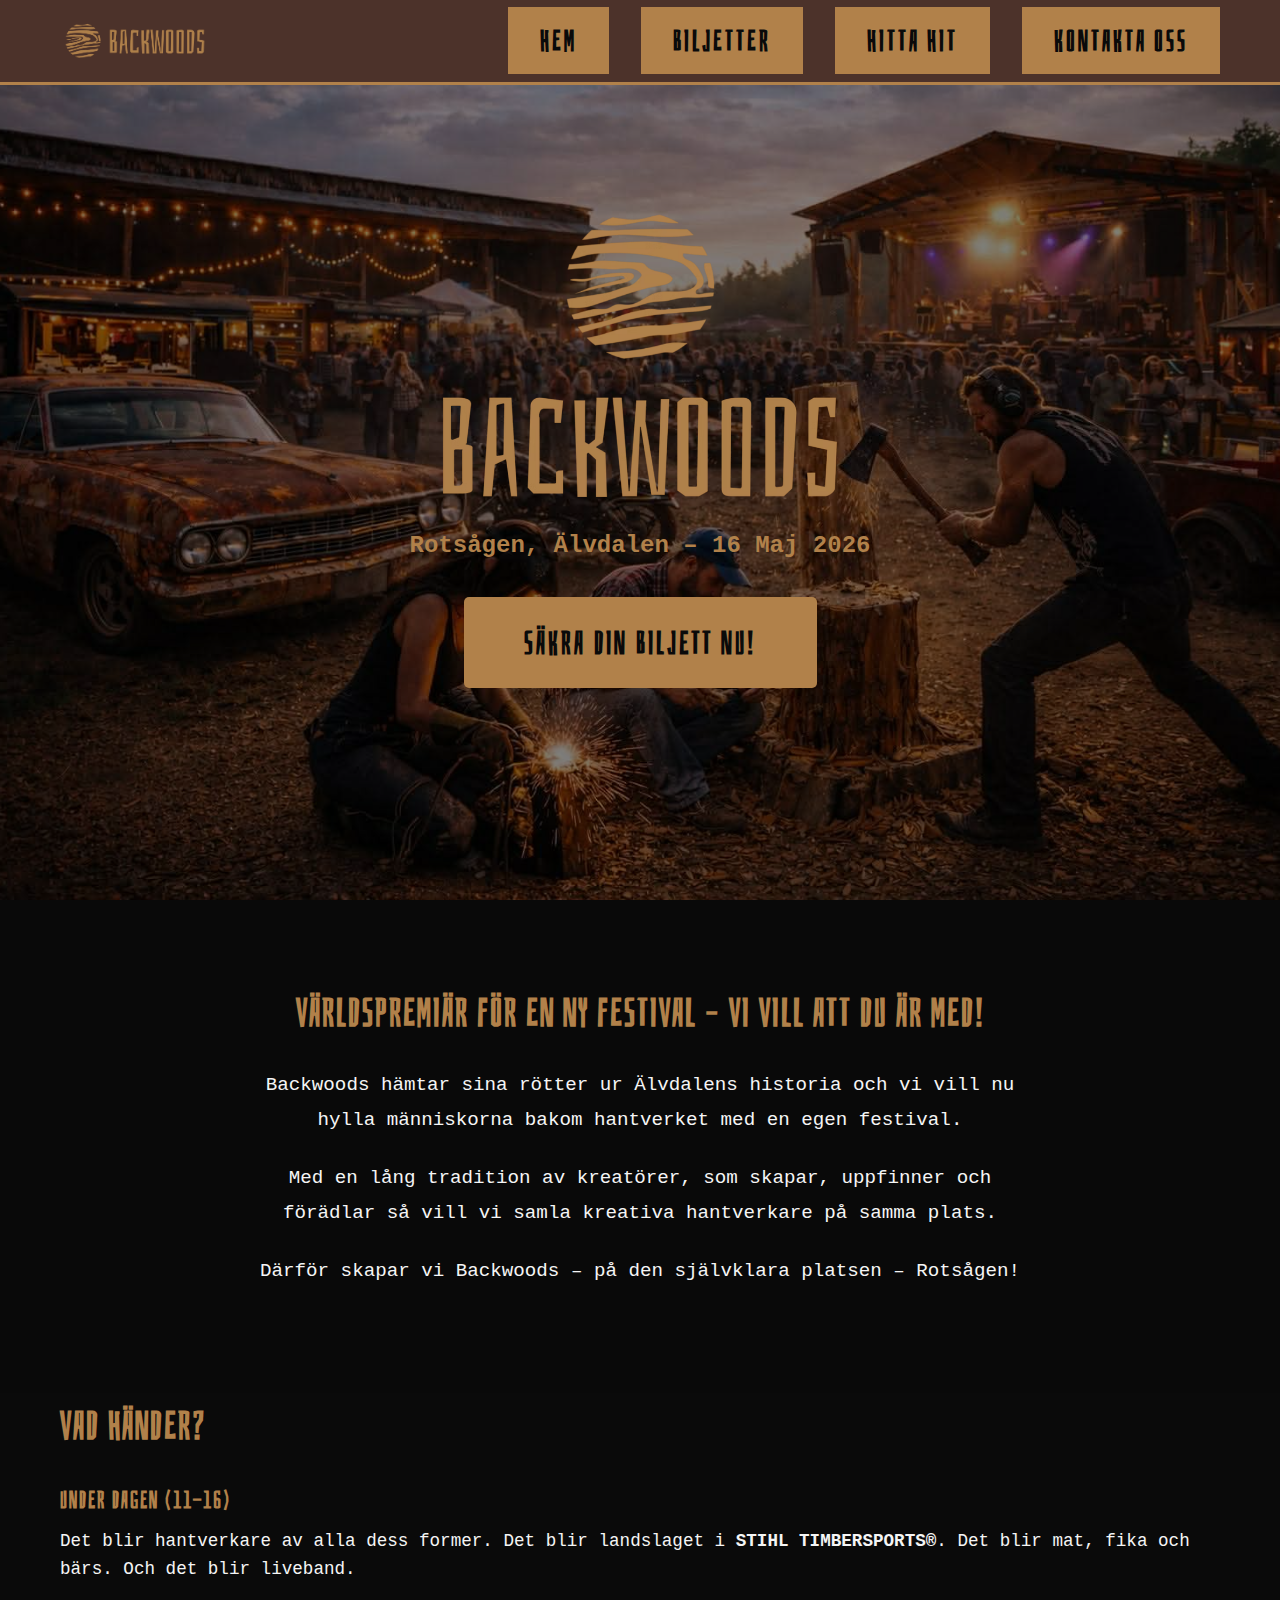
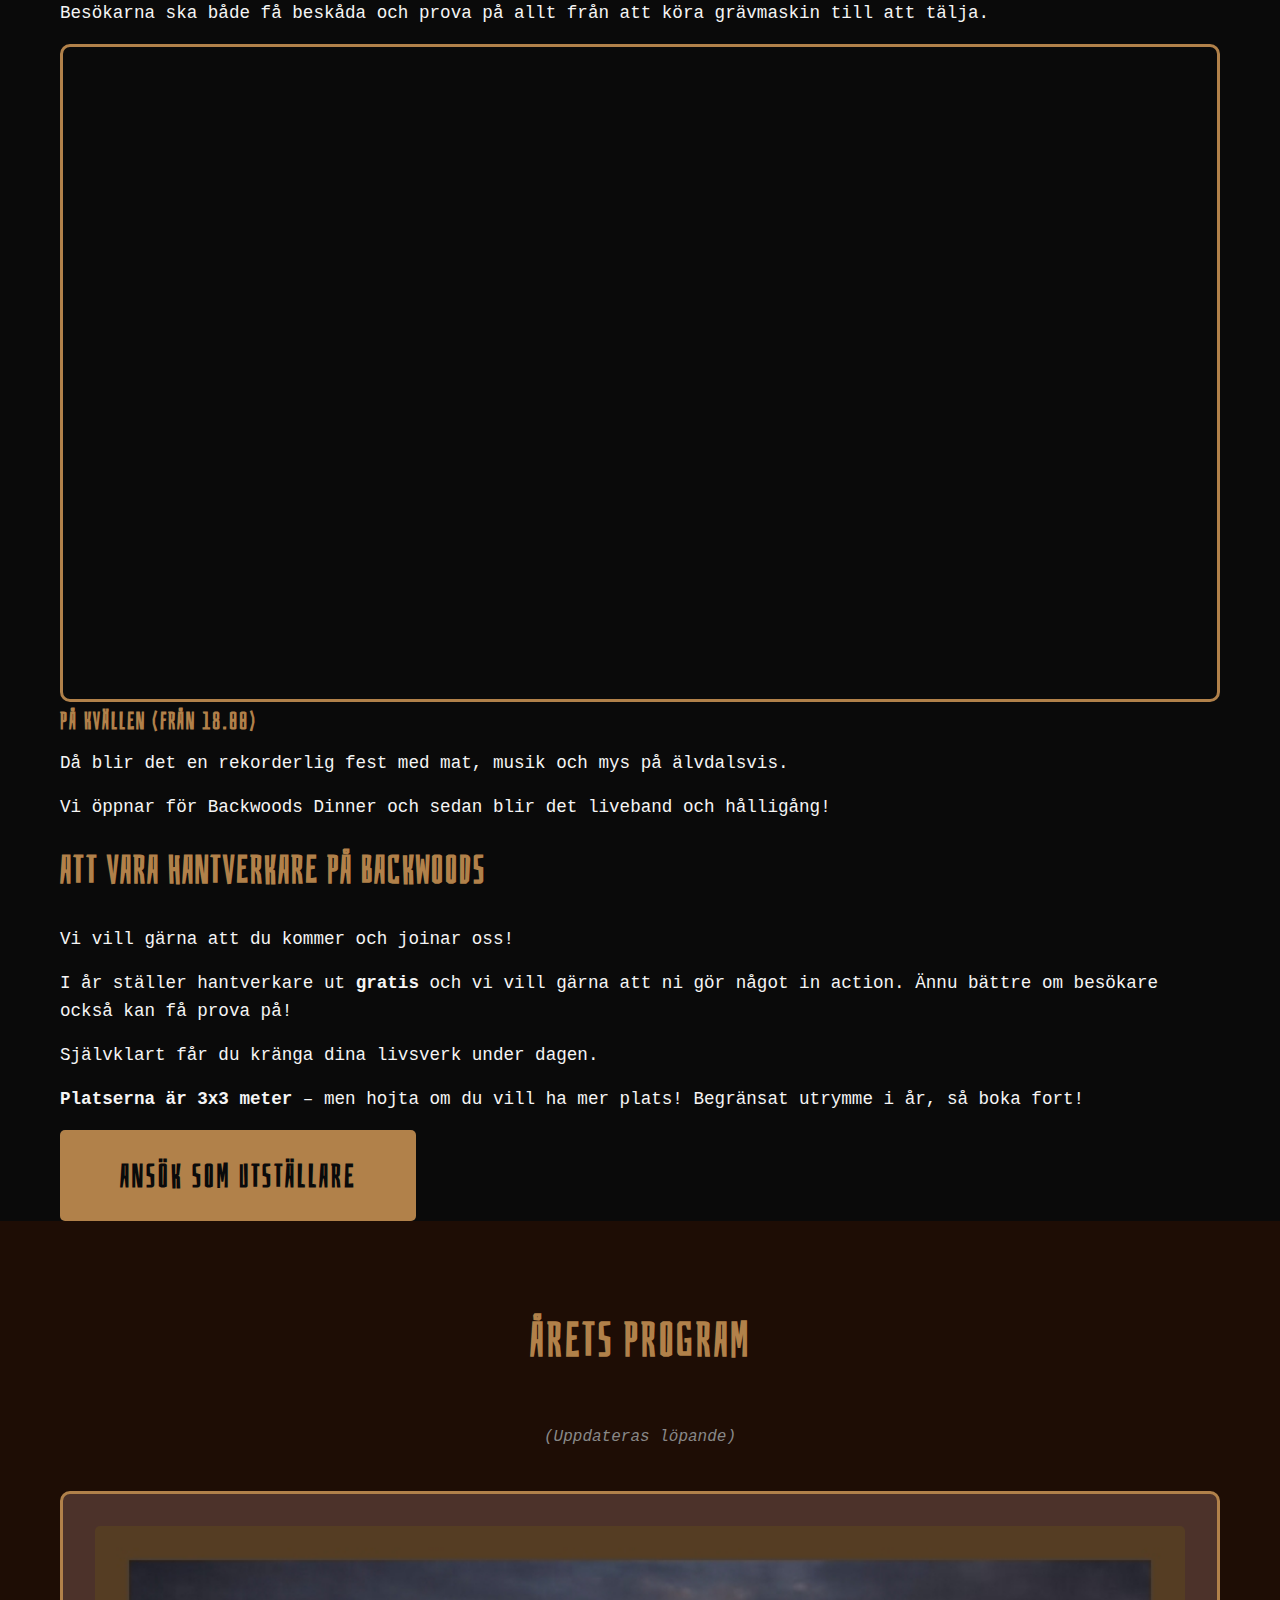
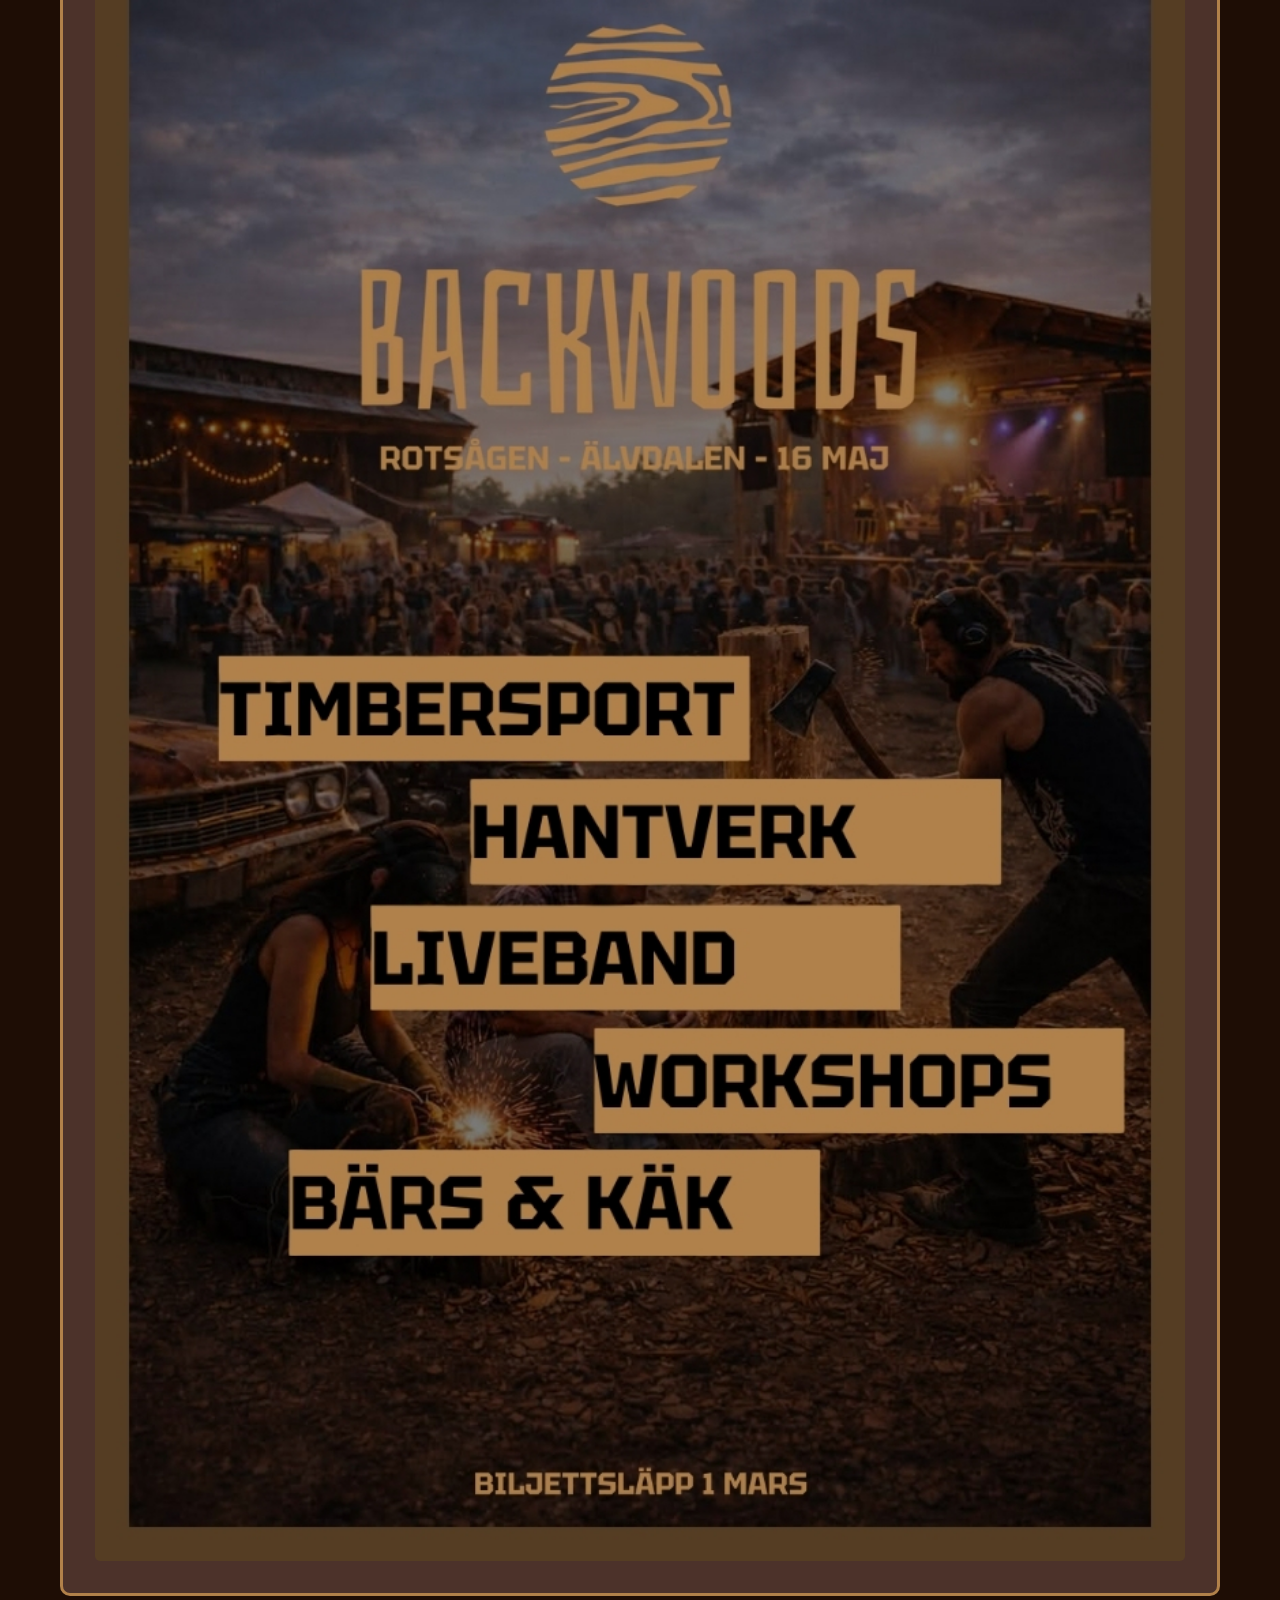
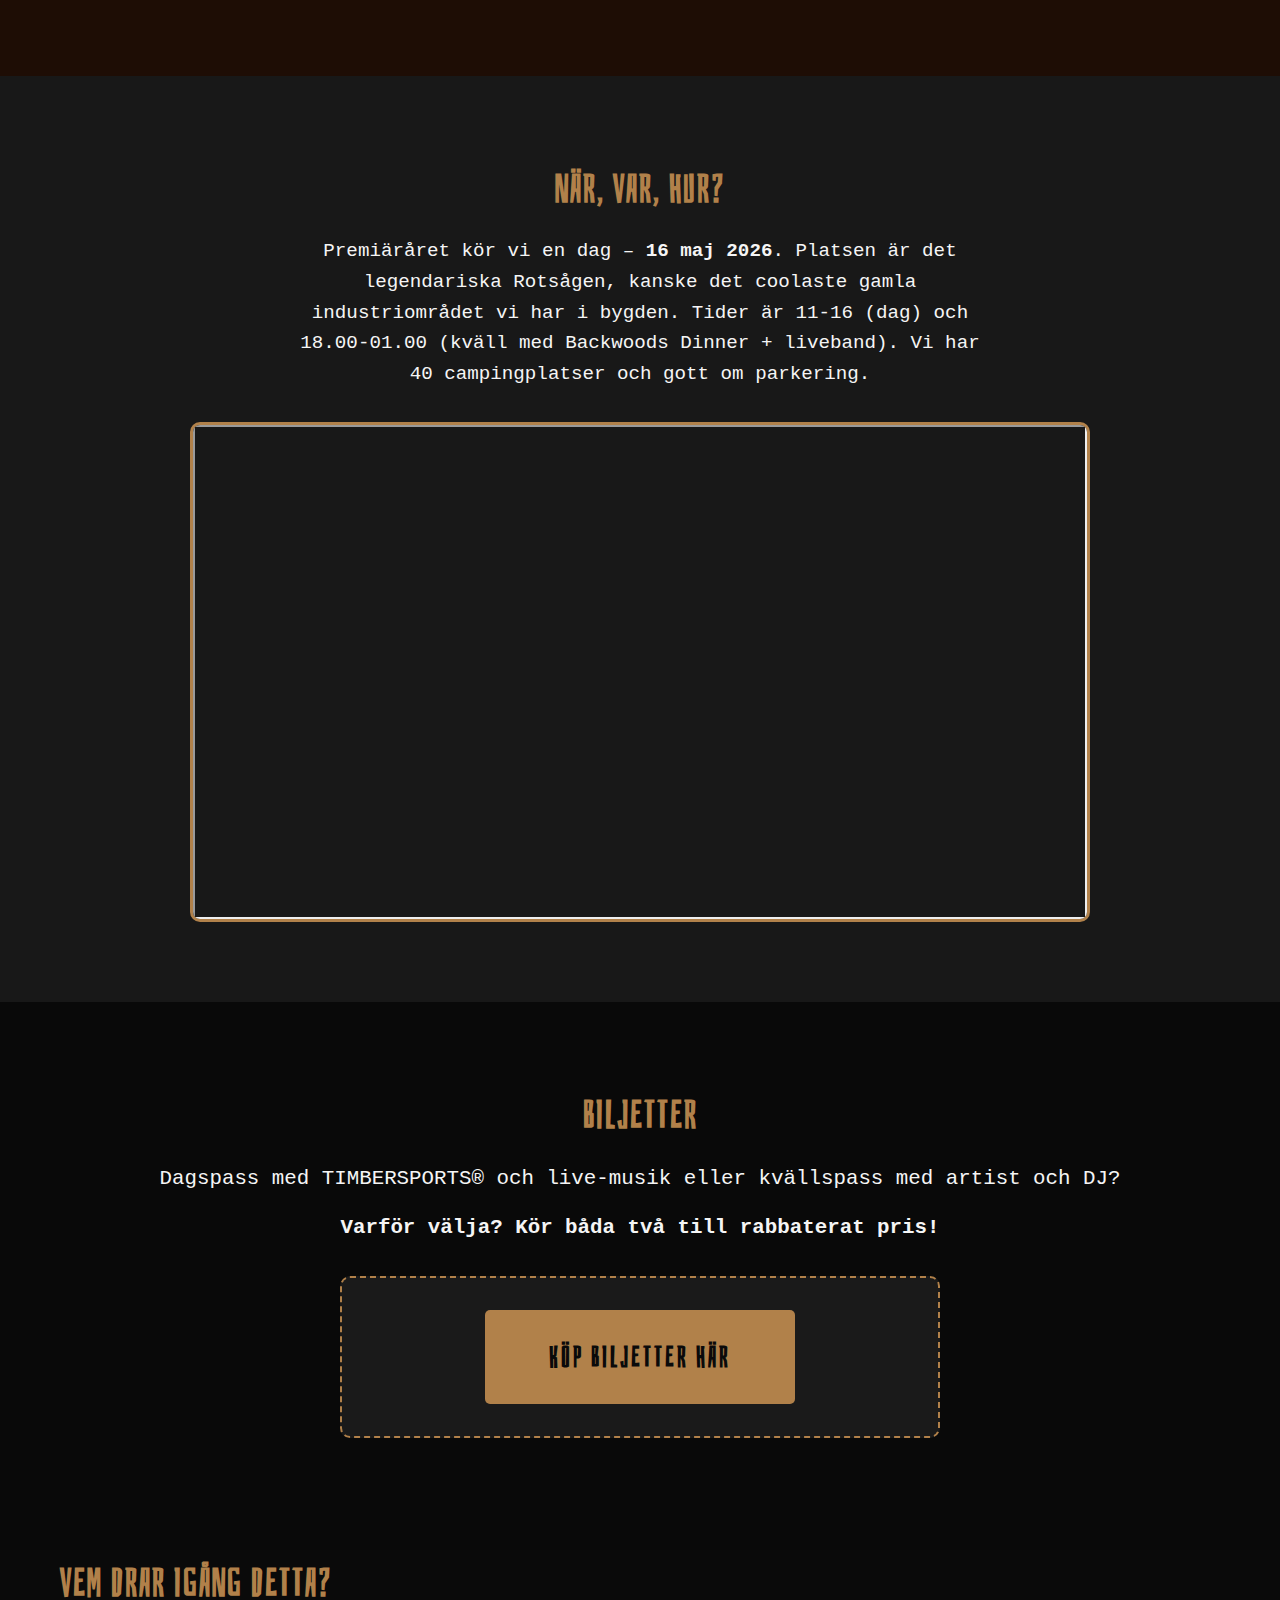
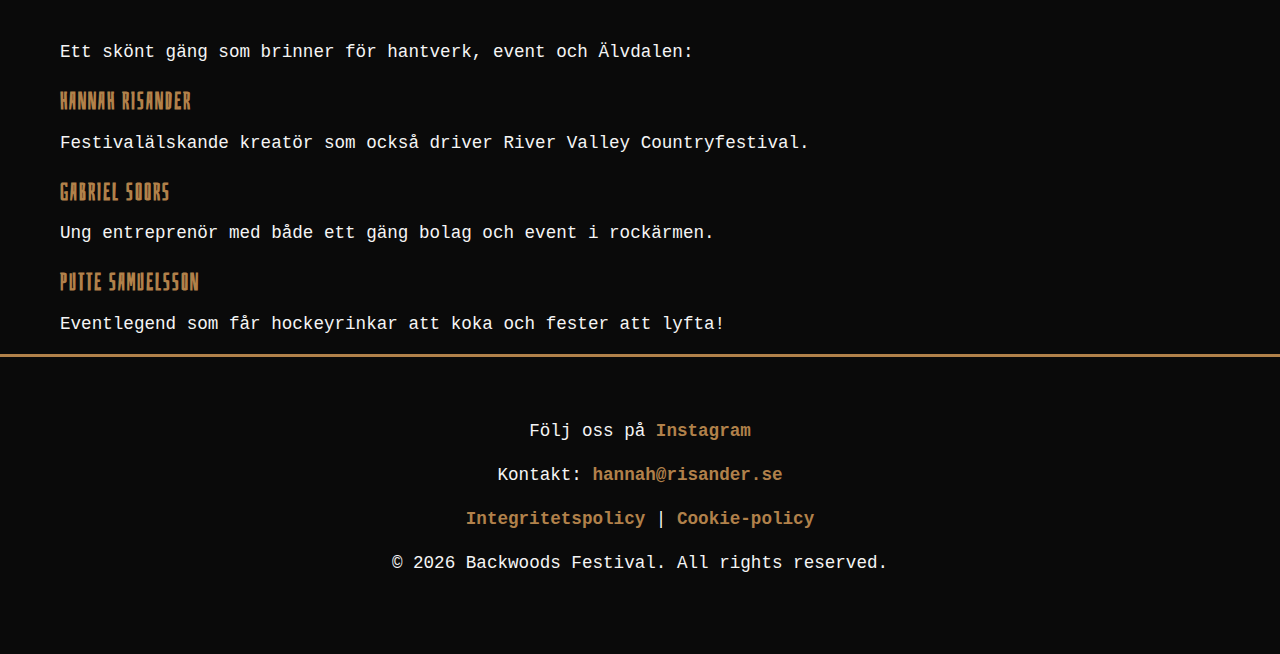
<file: index.html>
<!DOCTYPE html>
<html lang="sv">
<head>
    <meta charset="UTF-8">
    <meta name="viewport" content="width=device-width, initial-scale=1.0">
    
    <!-- Google tag (gtag.js) -->
    <script async src="https://www.googletagmanager.com/gtag/js?id=G-4Q9FT55M7K"></script>
    <script>
      window.dataLayer = window.dataLayer || [];
      function gtag(){dataLayer.push(arguments);}
      gtag('js', new Date());
      gtag('config', 'G-4Q9FT55M7K');
    </script>
    
    <!-- Google Fonts -->
    <link href="https://fonts.googleapis.com/css2?family=Bahianita&display=swap" rel="stylesheet">

    <!-- SEO Meta Tags -->
    <title>Backwoods Festival 2026 | Hantverk, Timbersport & Livemusik i Älvdalen, Dalarna</title>
    <meta name="description" content="Backwoods Festival 16 maj 2026 på Rotsågen i Älvdalen. En rå hyllning till hantverket med workshops, timbersport, liveband, mat, dryck och camping. Festivaler i Dalarna.">
    <meta name="keywords" content="Backwoods, festival Dalarna, festival Älvdalen, hantverk festival, timbersport, festivaler Sverige 2026, musikfestival, workshop">
    <meta name="author" content="Backwoods Festival">
    
    <!-- Open Graph (Facebook, LinkedIn) -->
    <meta property="og:title" content="Backwoods Festival 2026 – Älvdalen, Dalarna">
    <meta property="og:description" content="En rå hyllning till hantverket. 16 maj på Rotsågen.">
    <meta property="og:image" content="images/hero-1.jpg">
    <meta property="og:url" content="https://backwoodsfestival.se">
    <meta property="og:type" content="website">
    
    <!-- Twitter Card -->
    <meta name="twitter:card" content="summary_large_image">
    <meta name="twitter:title" content="Backwoods Festival 2026">
    <meta name="twitter:description" content="Hantverk, timbersport & livemusik i Älvdalen. 16 maj.">
    <meta name="twitter:image" content="images/hero-1.jpg">
    
    <!-- Favicon -->
    <link rel="icon" type="image/png" href="images/logo.png">
    
    <!-- Stylesheet -->
    <link rel="stylesheet" href="style.css">
    
    <!-- Schema.org Event Markup (Google Rich Results) -->
    <script type="application/ld+json">
    {
      "@context": "https://schema.org",
      "@type": "Event",
      "name": "Backwoods Festival",
      "startDate": "2026-05-16T10:00",
      "endDate": "2026-05-16T23:00",
      "eventAttendanceMode": "https://schema.org/OfflineEventAttendanceMode",
      "eventStatus": "https://schema.org/EventScheduled",
      "location": {
        "@type": "Place",
        "name": "Rotsågen",
        "address": {
          "@type": "PostalAddress",
          "streetAddress": "Rotsågen",
          "addressLocality": "Älvdalen",
          "addressRegion": "Dalarna",
          "addressCountry": "SE"
        }
      },
      "image": "images/hero-1.jpg",
      "description": "En rå hyllning till hantverket med workshops, timbersport, liveband, mat och dryck.",
      "organizer": {
        "@type": "Organization",
        "name": "Backwoods Festival",
        "url": "https://backwoodsfestival.se"
      }
    }
    </script>
</head>



<body>

    <!-- Fixed Background Layer -->
    <div class="fixed-background"></div>

    <!-- Navigation -->
    <nav id="navbar">
        <div class="nav-container">
            <img src="images/logo-header.png" alt="Backwoods Festival Logotyp" class="nav-logo">
            <button class="hamburger" id="hamburger">
                <span></span>
                <span></span>
                <span></span>
            </button>
            <ul class="nav-menu" id="nav-menu">
                <li><a href="#hem">Hem</a></li>
                <li><a href="#biljetter">Biljetter</a></li>
                <li><a href="#plats">Hitta hit</a></li>
                <li><a href="kontakt.html">Kontakta oss</a></li>
            </ul>
        </div>
    </nav>

    <!-- Hero Section -->
    <section id="hem" class="hero">
        <div class="hero-overlay"></div>
        <div class="hero-content">
            <img src="images/logo.png" alt="Backwoods Festival Logotyp - Rund Logga" class="hero-logo">
            <img src="images/logo-text.png" alt="Backwoods Festival 2026 - Hantverk och Timbersport i Älvdalen" class="hero-text-logo">
            <p class="hero-subtitle">Rotsågen, Älvdalen – 16 Maj 2026</p>
            <a href="#biljetter" class="cta-button">Säkra din biljett nu!</a>
        </div>
    </section>

    <!-- Om Section -->
    <section id="om" class="about">
        <div class="container">
            <h2>VÄRLDSPREMIÄR FÖR EN NY FESTIVAL – VI VILL ATT DU ÄR MED!</h2>
            <p>Backwoods hämtar sina rötter ur Älvdalens historia och vi vill nu hylla människorna bakom hantverket med en egen festival.</p>
            <p>Med en lång tradition av kreatörer, som skapar, uppfinner och förädlar så vill vi samla kreativa hantverkare på samma plats.</p>
            <p>Därför skapar vi Backwoods – på den självklara platsen – Rotsågen!</p>
        </div>
    </section>

    <!-- Vad Händer Section -->
    <section id="vad-hander" class="what-happens">
        <div class="container">
            <h2>VAD HÄNDER?</h2>
            
            <div class="happening-block">
                <h3>Under dagen (11-16)</h3>
                <p>Det blir hantverkare av alla dess former. Det blir landslaget i <strong>STIHL TIMBERSPORTS®</strong>. Det blir mat, fika och bärs. Och det blir liveband.</p>
                <p>Besökarna ska både få beskåda och prova på allt från att köra grävmaskin till att tälja.</p>
                
                <!-- TIMBERSPORTS Video -->
                <div class="timbersports-video">
                    <iframe src="https://www.youtube.com/embed/aJIvD0Ixoqg?autoplay=1&mute=1&loop=1&playlist=aJIvD0Ixoqg" title="STIHL TIMBERSPORTS®" frameborder="0" allow="accelerometer; autoplay; clipboard-write; encrypted-media; gyroscope; picture-in-picture; web-share" referrerpolicy="strict-origin-when-cross-origin" allowfullscreen></iframe>
                </div>
            </div>
            
            <div class="happening-block">
                <h3>På kvällen (från 18.00)</h3>
                <p>Då blir det en rekorderlig fest med mat, musik och mys på älvdalsvis.</p>
                <p>Vi öppnar för Backwoods Dinner och sedan blir det liveband och hålligång!</p>
            </div>
        </div>
    </section>

    <!-- För Hantverkare Section -->
    <section id="hantverkare" class="for-craftsmen">
        <div class="container">
            <h2>ATT VARA HANTVERKARE PÅ BACKWOODS</h2>
            <p>Vi vill gärna att du kommer och joinar oss!</p>
            <p>I år ställer hantverkare ut <strong>gratis</strong> och vi vill gärna att ni gör något in action. Ännu bättre om besökare också kan få prova på!</p>
            <p>Självklart får du kränga dina livsverk under dagen.</p>
            <p><strong>Platserna är 3x3 meter</strong> – men hojta om du vill ha mer plats! Begränsat utrymme i år, så boka fort!</p>
            <a href="mailto:hannah@risander.se?subject=Ansökan som utställare - Backwoods 2026&body=Hej!%0A%0AJag vill gärna ställa ut på Backwoods 2026!%0A%0ANamn:%0ATelefon:%0AE-post:%0A%0AVad jag gör/skapar:%0A%0AÖnskad platsstorlek (standard 3x3m):%0A%0AKommer ni göra något in action? Vad?:%0A%0AKan besökare prova på?:%0A%0AÖvrigt/Frågor:%0A%0A" class="cta-button">ANSÖK SOM UTSTÄLLARE</a>
        </div>
    </section>

    <!-- Program Section -->
    <section id="upplev" class="program">
        <div class="container">
            <h2>ÅRETS PROGRAM</h2>
            <p class="program-subtitle">(Uppdateras löpande)</p>
            <div class="program-image-container">
                <img src="images/program-backwoods-2026.jpg" alt="Backwoods Festival 2026 Program" class="program-image">
            </div>
        </div>
    </section>



    <!-- Plats Section -->
    <section id="plats" class="location">
        <div class="container">
            <h2>NÄR, VAR, HUR?</h2>
            <p>Premiäråret kör vi en dag – <strong>16 maj 2026</strong>. Platsen är det legendariska Rotsågen, kanske det coolaste gamla industriområdet vi har i bygden. Tider är 11-16 (dag) och 18.00-01.00 (kväll med Backwoods Dinner + liveband). Vi har 40 campingplatser och gott om parkering.</p>
            <div class="map-container">
                <iframe src="https://www.google.com/maps/embed?pb=!1m18!1m12!1m3!1d2130.5!2d14.037!3d61.261955!2m3!1f0!2f0!3f0!3m2!1i1024!2i768!4f13.1!3m3!1m2!1s0x0%3A0x0!2zNjHCsDE1JzQzLjAiTiAxNMKwMDInMTMuMiJF!5e0!3m2!1ssv!2sse!4v1234567890123!5m2!1ssv!2sse" allowfullscreen="" loading="lazy" referrerpolicy="no-referrer-when-downgrade"></iframe>
            </div>
        </div>
    </section>

    <!-- Biljetter Section -->
    <section id="biljetter" class="tickets">
        <div class="container">
            <h2>BILJETTER</h2>
            <p class="tickets-tagline">Dagspass med TIMBERSPORTS® och live-musik eller kvällspass med artist och DJ?</p>
            <p class="tickets-tagline"><strong>Varför välja? Kör båda två till rabbaterat pris!</strong></p>
            <div class="ticket-placeholder">
                <!-- Kwikk-integration läggs in här -->
                <a href="#" class="ticket-cta">KÖP BILJETTER HÄR</a>
            </div>
        </div>
    </section>

    <!-- Team Section -->
    <section id="team" class="team">
        <div class="container">
            <h2>VEM DRAR IGÅNG DETTA?</h2>
            <p>Ett skönt gäng som brinner för hantverk, event och Älvdalen:</p>
            
            <div class="team-grid">
                <div class="team-member">
                    <h3>Hannah Risander</h3>
                    <p>Festivalälskande kreatör som också driver River Valley Countryfestival.</p>
                </div>
                
                <div class="team-member">
                    <h3>Gabriel Soors</h3>
                    <p>Ung entreprenör med både ett gäng bolag och event i rockärmen.</p>
                </div>
                
                <div class="team-member">
                    <h3>Putte Samuelsson</h3>
                    <p>Eventlegend som får hockeyrinkar att koka och fester att lyfta!</p>
                </div>
            </div>
        </div>
    </section>

    <!-- Footer -->
    <footer>
        <div class="container">
            <p>Följ oss på <a href="https://www.instagram.com/backwoods_festival/" target="_blank" rel="noopener">Instagram</a></p>
            <p>Kontakt: <a href="mailto:hannah@risander.se">hannah@risander.se</a></p>
            <p><a href="integritet.html">Integritetspolicy</a> | <a href="cookies.html">Cookie-policy</a></p>
            <p>&copy; 2026 Backwoods Festival. All rights reserved.</p>
        </div>
    </footer>

    <!-- Cookie Banner -->
    <div id="cookie-banner" class="cookie-banner">
        <div class="cookie-content">
            <p>Vi använder cookies för att förbättra din upplevelse och analysera trafik. Genom att fortsätta använda sidan godkänner du vår användning av cookies.</p>
            <div class="cookie-buttons">
                <a href="cookies.html" class="cookie-link">Läs mer</a>
                <button id="accept-cookies" class="cookie-accept">Acceptera</button>
            </div>
        </div>
    </div>

    <!-- JavaScript -->
    <script src="script.js"></script>

</body>
</html>
</file>
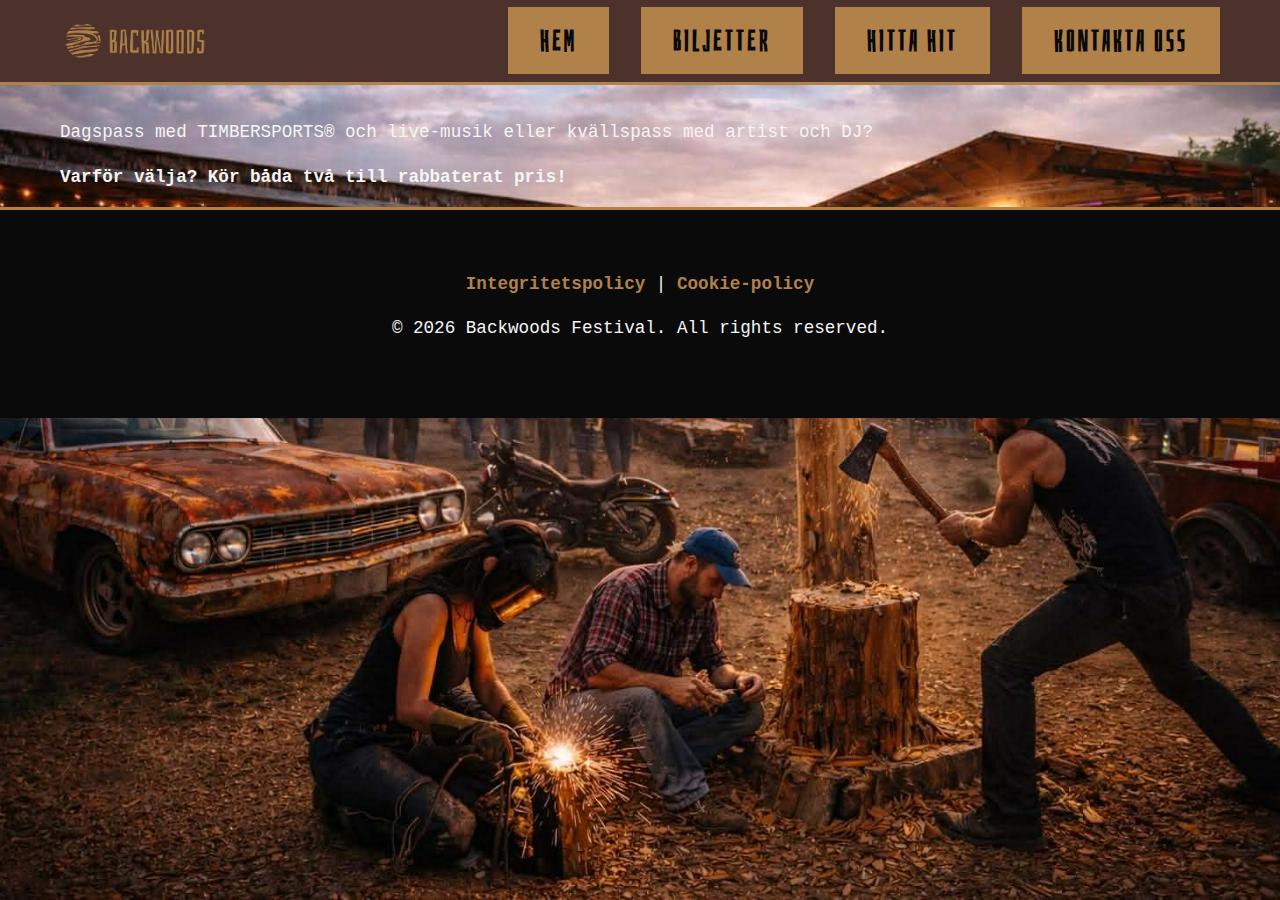
<file: biljetter.html>
<!DOCTYPE html>
<html lang="sv">
<head>
    <meta charset="UTF-8">
    <meta name="viewport" content="width=device-width, initial-scale=1.0">
    
    <!-- Google tag (gtag.js) -->
    <script async src="https://www.googletagmanager.com/gtag/js?id=G-4Q9FT55M7K"></script>
    <script>
      window.dataLayer = window.dataLayer || [];
      function gtag(){dataLayer.push(arguments);}
      gtag('js', new Date());
      gtag('config', 'G-4Q9FT55M7K');
    </script>
    
    <title>Biljetter | Backwoods Festival 2026</title>
    <meta name="description" content="Köp biljetter till Backwoods Festival 2026 i Älvdalen. Dagspass och kvällspass tillgängliga!">
    
    <link rel="icon" type="image/png" href="images/logo.png">
    <link href="https://fonts.googleapis.com/css2?family=Bahianita&display=swap" rel="stylesheet">
    <link rel="stylesheet" href="style.css">
</head>
<body>

    <!-- Fixed Background Layer -->
    <div class="fixed-background"></div>

    <!-- Navigation -->
    <nav id="navbar">
        <div class="nav-container">
            <a href="index.html">
                <img src="images/logo-header.png" alt="Backwoods Festival Logotyp" class="nav-logo">
            </a>
            <button class="hamburger" id="hamburger">
                <span></span>
                <span></span>
                <span></span>
            </button>
            <ul class="nav-menu" id="nav-menu">
                <li><a href="index.html#hem">Hem</a></li>
                <li><a href="biljetter.html">Biljetter</a></li>
                <li><a href="index.html#plats">Hitta hit</a></li>
                <li><a href="kontakt.html">Kontakta oss</a></li>
            </ul>
        </div>
    </nav>

    <!-- Biljetter Page -->
    <section class="tickets-page">
        <div class="container">
            <h1>BILJETTER</h1>
            <p class="tickets-intro">Dagspass med TIMBERSPORTS® och live-musik eller kvällspass med artist och DJ?</p>
            <p class="tickets-intro"><strong>Varför välja? Kör båda två till rabbaterat pris!</strong></p>
            
            <!-- Kwikk Ticket Widget -->
            <div class="kwikk-container">
                <script src="https://butik.kwikk.se/10094/backwoods-2026/kwikk.inline_mws.js"></script>
                <div id="kwikk_mws_10094_backwoods-2026"></div>
            </div>
        </div>
    </section>

    <!-- Footer -->
    <footer>
        <div class="container">
            <p><a href="integritet.html">Integritetspolicy</a> | <a href="cookies.html">Cookie-policy</a></p>
            <p>&copy; 2026 Backwoods Festival. All rights reserved.</p>
        </div>
    </footer>

    <!-- Cookie Banner -->
    <div id="cookie-banner" class="cookie-banner">
        <div class="cookie-content">
            <p>Vi använder cookies för att förbättra din upplevelse och analysera trafik. Genom att fortsätta använda sidan godkänner du vår användning av cookies.</p>
            <div class="cookie-buttons">
                <a href="cookies.html" class="cookie-link">Läs mer</a>
                <button id="accept-cookies" class="cookie-accept">Acceptera</button>
            </div>
        </div>
    </div>

    <script src="script.js"></script>

</body>
</html>
</file>
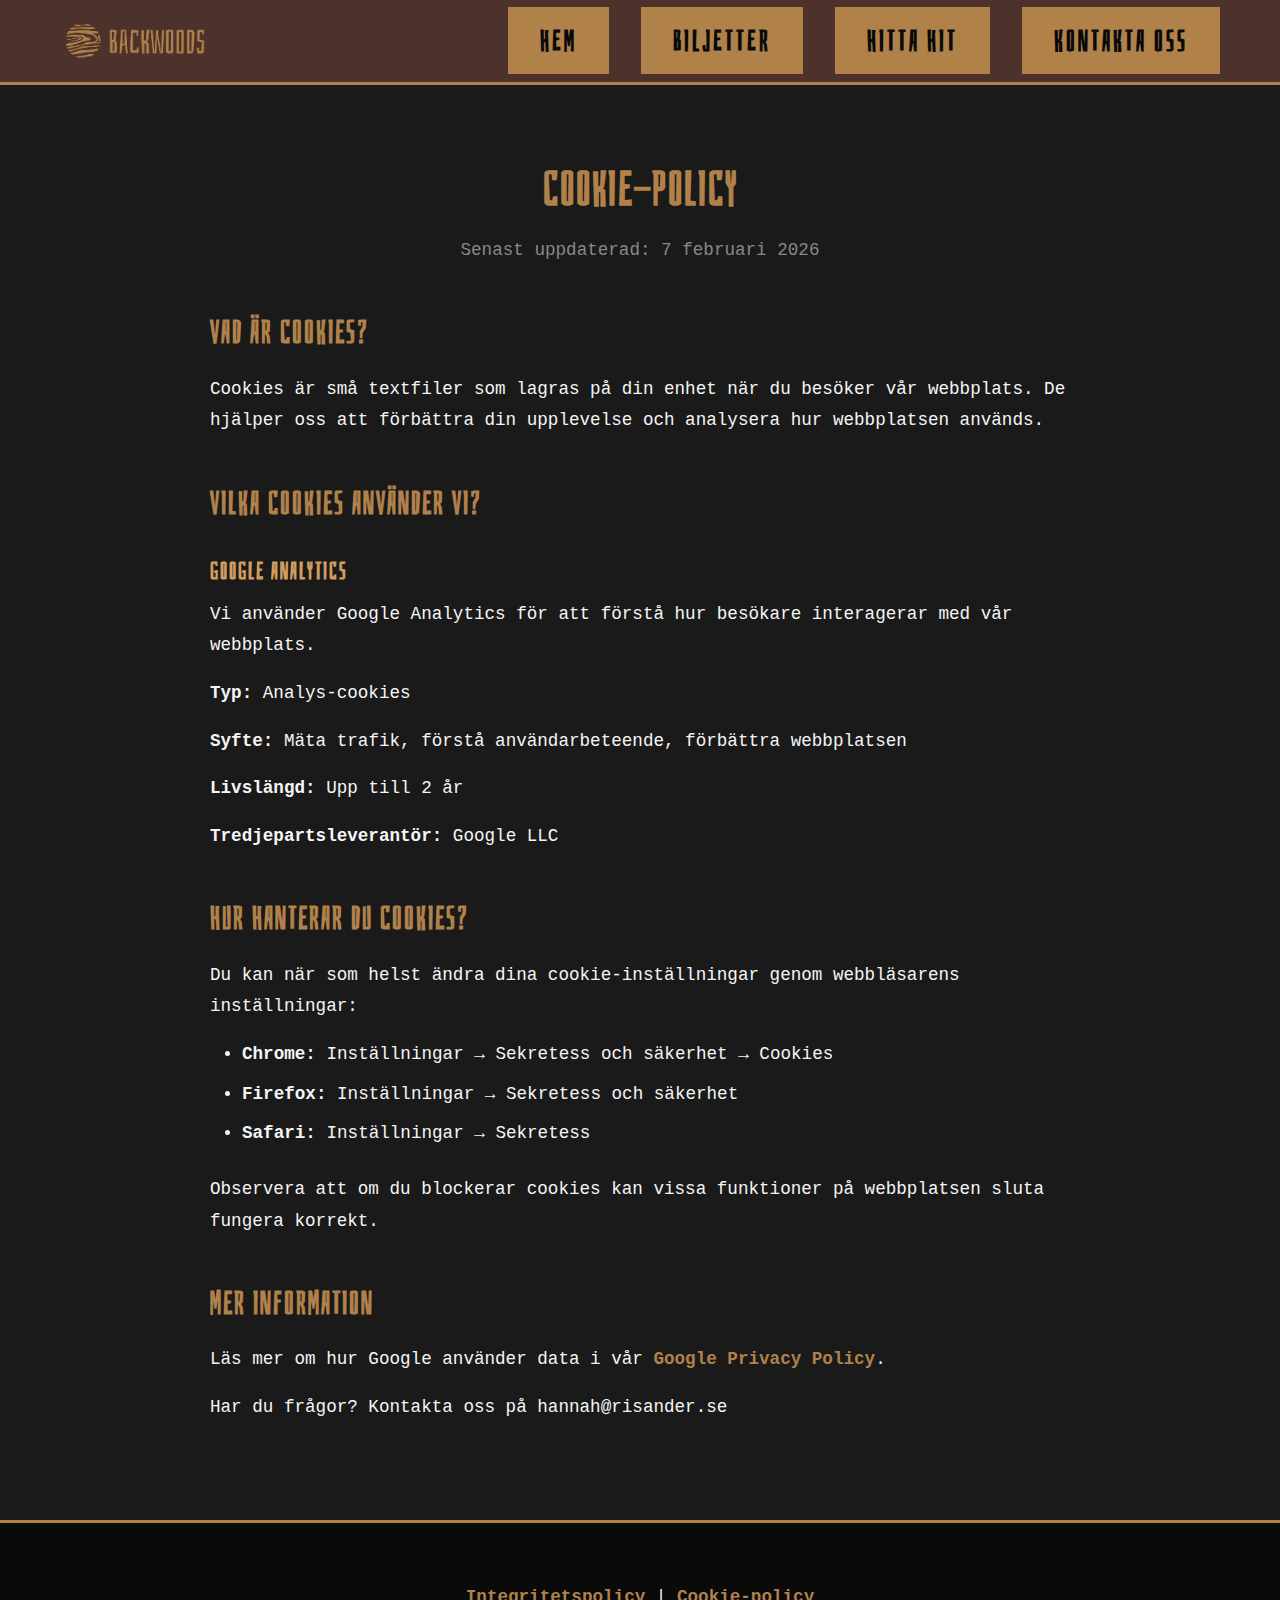
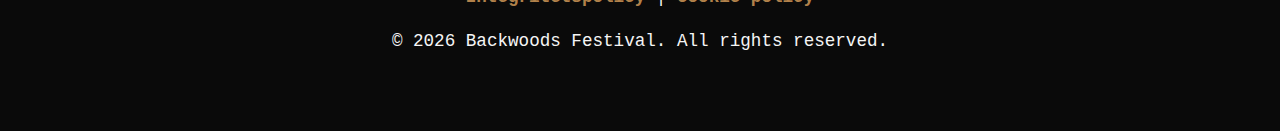
<file: cookies.html>
<!DOCTYPE html>
<html lang="sv">
<head>
    <meta charset="UTF-8">
    <meta name="viewport" content="width=device-width, initial-scale=1.0">
    
    <!-- Google tag (gtag.js) -->
    <script async src="https://www.googletagmanager.com/gtag/js?id=G-4Q9FT55M7K"></script>
    <script>
      window.dataLayer = window.dataLayer || [];
      function gtag(){dataLayer.push(arguments);}
      gtag('js', new Date());
      gtag('config', 'G-4Q9FT55M7K');
    </script>
    
    <title>Cookie-policy | Backwoods Festival</title>
    <link rel="icon" type="image/png" href="images/logo.png">
    <link href="https://fonts.googleapis.com/css2?family=Bahianita&display=swap" rel="stylesheet">
    <link rel="stylesheet" href="style.css">
</head>
<body>

    <!-- Navigation -->
    <nav id="navbar">
        <div class="nav-container">
            <a href="index.html">
                <img src="images/logo-header.png" alt="Backwoods Festival Logotyp" class="nav-logo">
            </a>
            <button class="hamburger" id="hamburger">
                <span></span>
                <span></span>
                <span></span>
            </button>
            <ul class="nav-menu" id="nav-menu">
                <li><a href="index.html#hem">Hem</a></li>
                <li><a href="index.html#biljetter">Biljetter</a></li>
                <li><a href="index.html#plats">Hitta hit</a></li>
                <li><a href="kontakt.html">Kontakta oss</a></li>
            </ul>
        </div>
    </nav>

    <!-- Policy Content -->
    <section class="policy-page">
        <div class="container">
            <h1>COOKIE-POLICY</h1>
            <p class="update-date">Senast uppdaterad: 7 februari 2026</p>
            
            <h2>Vad är cookies?</h2>
            <p>Cookies är små textfiler som lagras på din enhet när du besöker vår webbplats. De hjälper oss att förbättra din upplevelse och analysera hur webbplatsen används.</p>
            
            <h2>Vilka cookies använder vi?</h2>
            
            <h3>Google Analytics</h3>
            <p>Vi använder Google Analytics för att förstå hur besökare interagerar med vår webbplats.</p>
            <p><strong>Typ:</strong> Analys-cookies</p>
            <p><strong>Syfte:</strong> Mäta trafik, förstå användarbeteende, förbättra webbplatsen</p>
            <p><strong>Livslängd:</strong> Upp till 2 år</p>
            <p><strong>Tredjepartsleverantör:</strong> Google LLC</p>
            
            <h2>Hur hanterar du cookies?</h2>
            <p>Du kan när som helst ändra dina cookie-inställningar genom webbläsarens inställningar:</p>
            <ul>
                <li><strong>Chrome:</strong> Inställningar → Sekretess och säkerhet → Cookies</li>
                <li><strong>Firefox:</strong> Inställningar → Sekretess och säkerhet</li>
                <li><strong>Safari:</strong> Inställningar → Sekretess</li>
            </ul>
            
            <p>Observera att om du blockerar cookies kan vissa funktioner på webbplatsen sluta fungera korrekt.</p>
            
            <h2>Mer information</h2>
            <p>Läs mer om hur Google använder data i vår <a href="https://policies.google.com/privacy" target="_blank" rel="noopener">Google Privacy Policy</a>.</p>
            
            <p>Har du frågor? Kontakta oss på hannah@risander.se</p>
            
        </div>
    </section>

    <!-- Footer -->
    <footer>
        <div class="container">
            <p><a href="integritet.html">Integritetspolicy</a> | <a href="cookies.html">Cookie-policy</a></p>
            <p>&copy; 2026 Backwoods Festival. All rights reserved.</p>
        </div>
    </footer>

    <script src="script.js"></script>

</body>
</html>
</file>
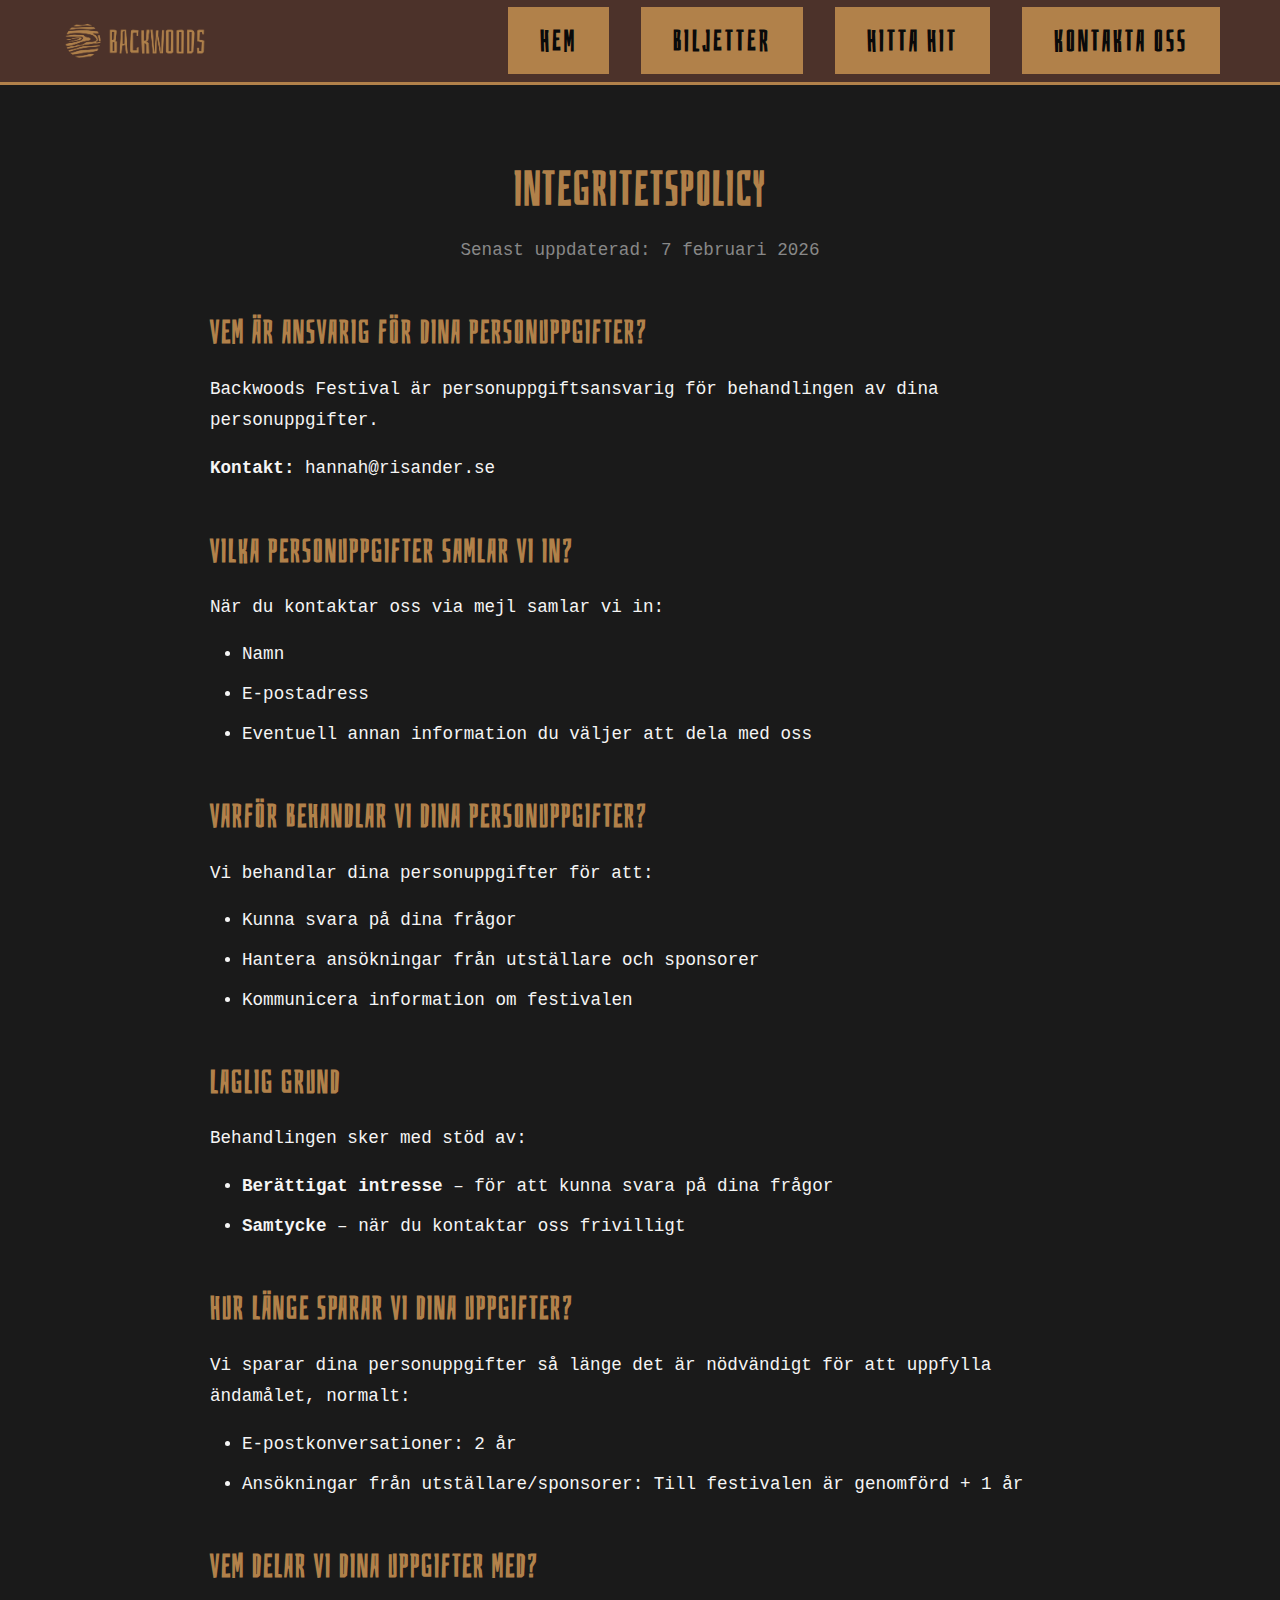
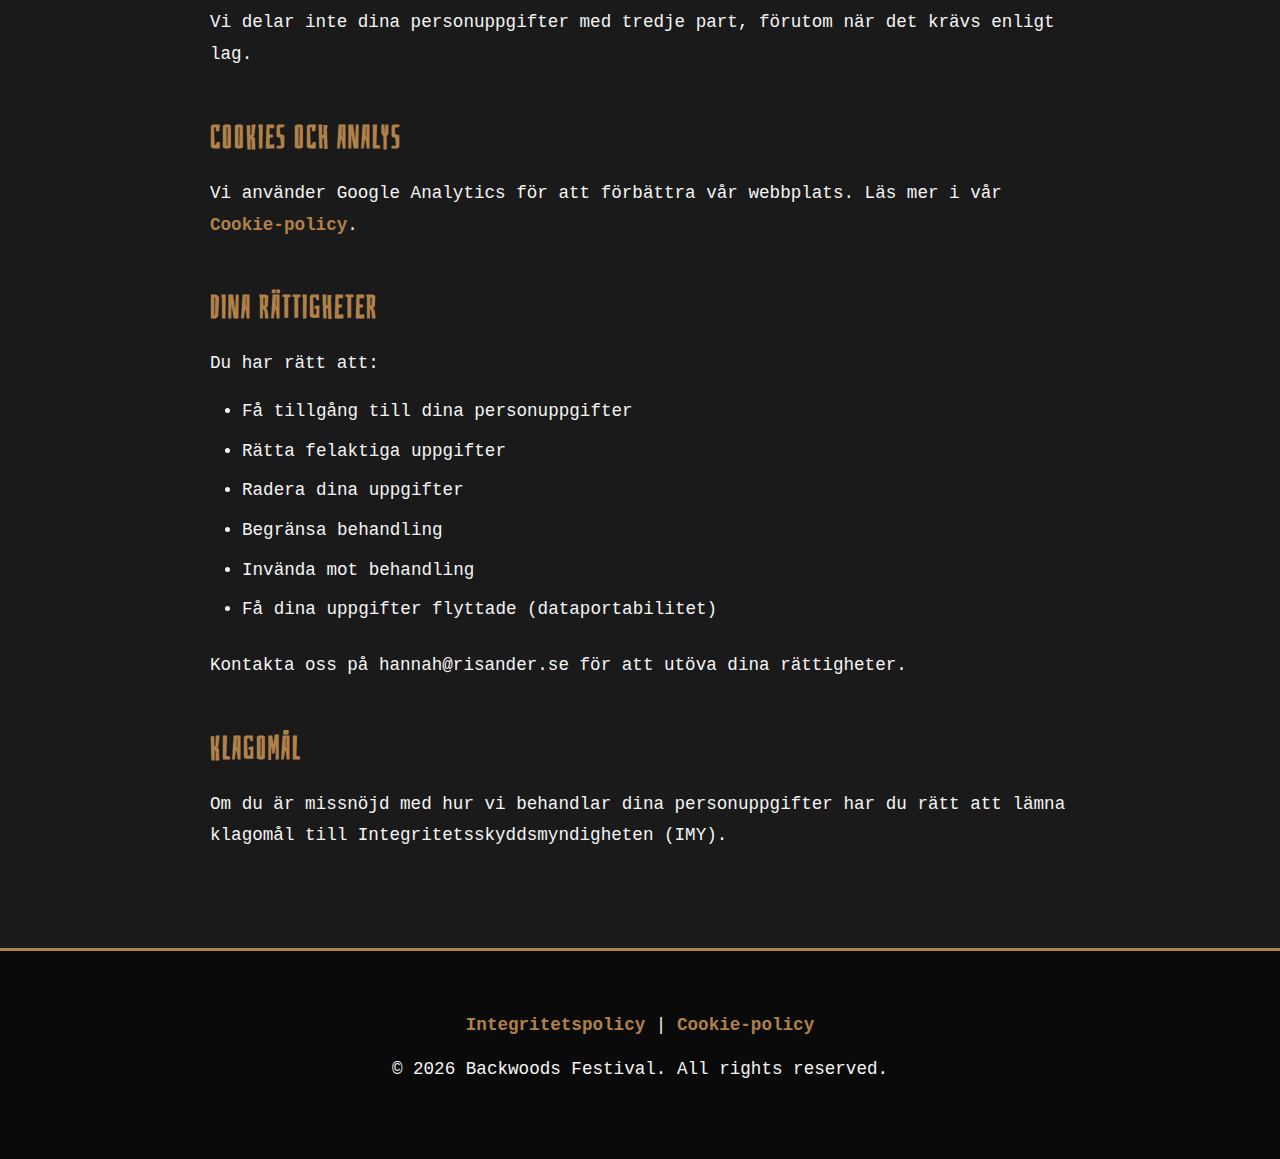
<file: integritet.html>
<!DOCTYPE html>
<html lang="sv">
<head>
    <meta charset="UTF-8">
    <meta name="viewport" content="width=device-width, initial-scale=1.0">
    
    <!-- Google tag (gtag.js) -->
    <script async src="https://www.googletagmanager.com/gtag/js?id=G-4Q9FT55M7K"></script>
    <script>
      window.dataLayer = window.dataLayer || [];
      function gtag(){dataLayer.push(arguments);}
      gtag('js', new Date());
      gtag('config', 'G-4Q9FT55M7K');
    </script>
    
    <title>Integritetspolicy | Backwoods Festival</title>
    <link rel="icon" type="image/png" href="images/logo.png">
    <link href="https://fonts.googleapis.com/css2?family=Bahianita&display=swap" rel="stylesheet">
    <link rel="stylesheet" href="style.css">
</head>
<body>

    <!-- Navigation -->
    <nav id="navbar">
        <div class="nav-container">
            <a href="index.html">
                <img src="images/logo-header.png" alt="Backwoods Festival Logotyp" class="nav-logo">
            </a>
            <button class="hamburger" id="hamburger">
                <span></span>
                <span></span>
                <span></span>
            </button>
            <ul class="nav-menu" id="nav-menu">
                <li><a href="index.html#hem">Hem</a></li>
                <li><a href="index.html#biljetter">Biljetter</a></li>
                <li><a href="index.html#plats">Hitta hit</a></li>
                <li><a href="kontakt.html">Kontakta oss</a></li>
            </ul>
        </div>
    </nav>

    <!-- Policy Content -->
    <section class="policy-page">
        <div class="container">
            <h1>INTEGRITETSPOLICY</h1>
            <p class="update-date">Senast uppdaterad: 7 februari 2026</p>
            
            <h2>Vem är ansvarig för dina personuppgifter?</h2>
            <p>Backwoods Festival är personuppgiftsansvarig för behandlingen av dina personuppgifter.</p>
            <p><strong>Kontakt:</strong> hannah@risander.se</p>
            
            <h2>Vilka personuppgifter samlar vi in?</h2>
            <p>När du kontaktar oss via mejl samlar vi in:</p>
            <ul>
                <li>Namn</li>
                <li>E-postadress</li>
                <li>Eventuell annan information du väljer att dela med oss</li>
            </ul>
            
            <h2>Varför behandlar vi dina personuppgifter?</h2>
            <p>Vi behandlar dina personuppgifter för att:</p>
            <ul>
                <li>Kunna svara på dina frågor</li>
                <li>Hantera ansökningar från utställare och sponsorer</li>
                <li>Kommunicera information om festivalen</li>
            </ul>
            
            <h2>Laglig grund</h2>
            <p>Behandlingen sker med stöd av:</p>
            <ul>
                <li><strong>Berättigat intresse</strong> – för att kunna svara på dina frågor</li>
                <li><strong>Samtycke</strong> – när du kontaktar oss frivilligt</li>
            </ul>
            
            <h2>Hur länge sparar vi dina uppgifter?</h2>
            <p>Vi sparar dina personuppgifter så länge det är nödvändigt för att uppfylla ändamålet, normalt:</p>
            <ul>
                <li>E-postkonversationer: 2 år</li>
                <li>Ansökningar från utställare/sponsorer: Till festivalen är genomförd + 1 år</li>
            </ul>
            
            <h2>Vem delar vi dina uppgifter med?</h2>
            <p>Vi delar inte dina personuppgifter med tredje part, förutom när det krävs enligt lag.</p>
            
            <h2>Cookies och analys</h2>
            <p>Vi använder Google Analytics för att förbättra vår webbplats. Läs mer i vår <a href="cookies.html">Cookie-policy</a>.</p>
            
            <h2>Dina rättigheter</h2>
            <p>Du har rätt att:</p>
            <ul>
                <li>Få tillgång till dina personuppgifter</li>
                <li>Rätta felaktiga uppgifter</li>
                <li>Radera dina uppgifter</li>
                <li>Begränsa behandling</li>
                <li>Invända mot behandling</li>
                <li>Få dina uppgifter flyttade (dataportabilitet)</li>
            </ul>
            <p>Kontakta oss på hannah@risander.se för att utöva dina rättigheter.</p>
            
            <h2>Klagomål</h2>
            <p>Om du är missnöjd med hur vi behandlar dina personuppgifter har du rätt att lämna klagomål till Integritetsskyddsmyndigheten (IMY).</p>
            
        </div>
    </section>

    <!-- Footer -->
    <footer>
        <div class="container">
            <p><a href="integritet.html">Integritetspolicy</a> | <a href="cookies.html">Cookie-policy</a></p>
            <p>&copy; 2026 Backwoods Festival. All rights reserved.</p>
        </div>
    </footer>

    <script src="script.js"></script>

</body>
</html>
</file>
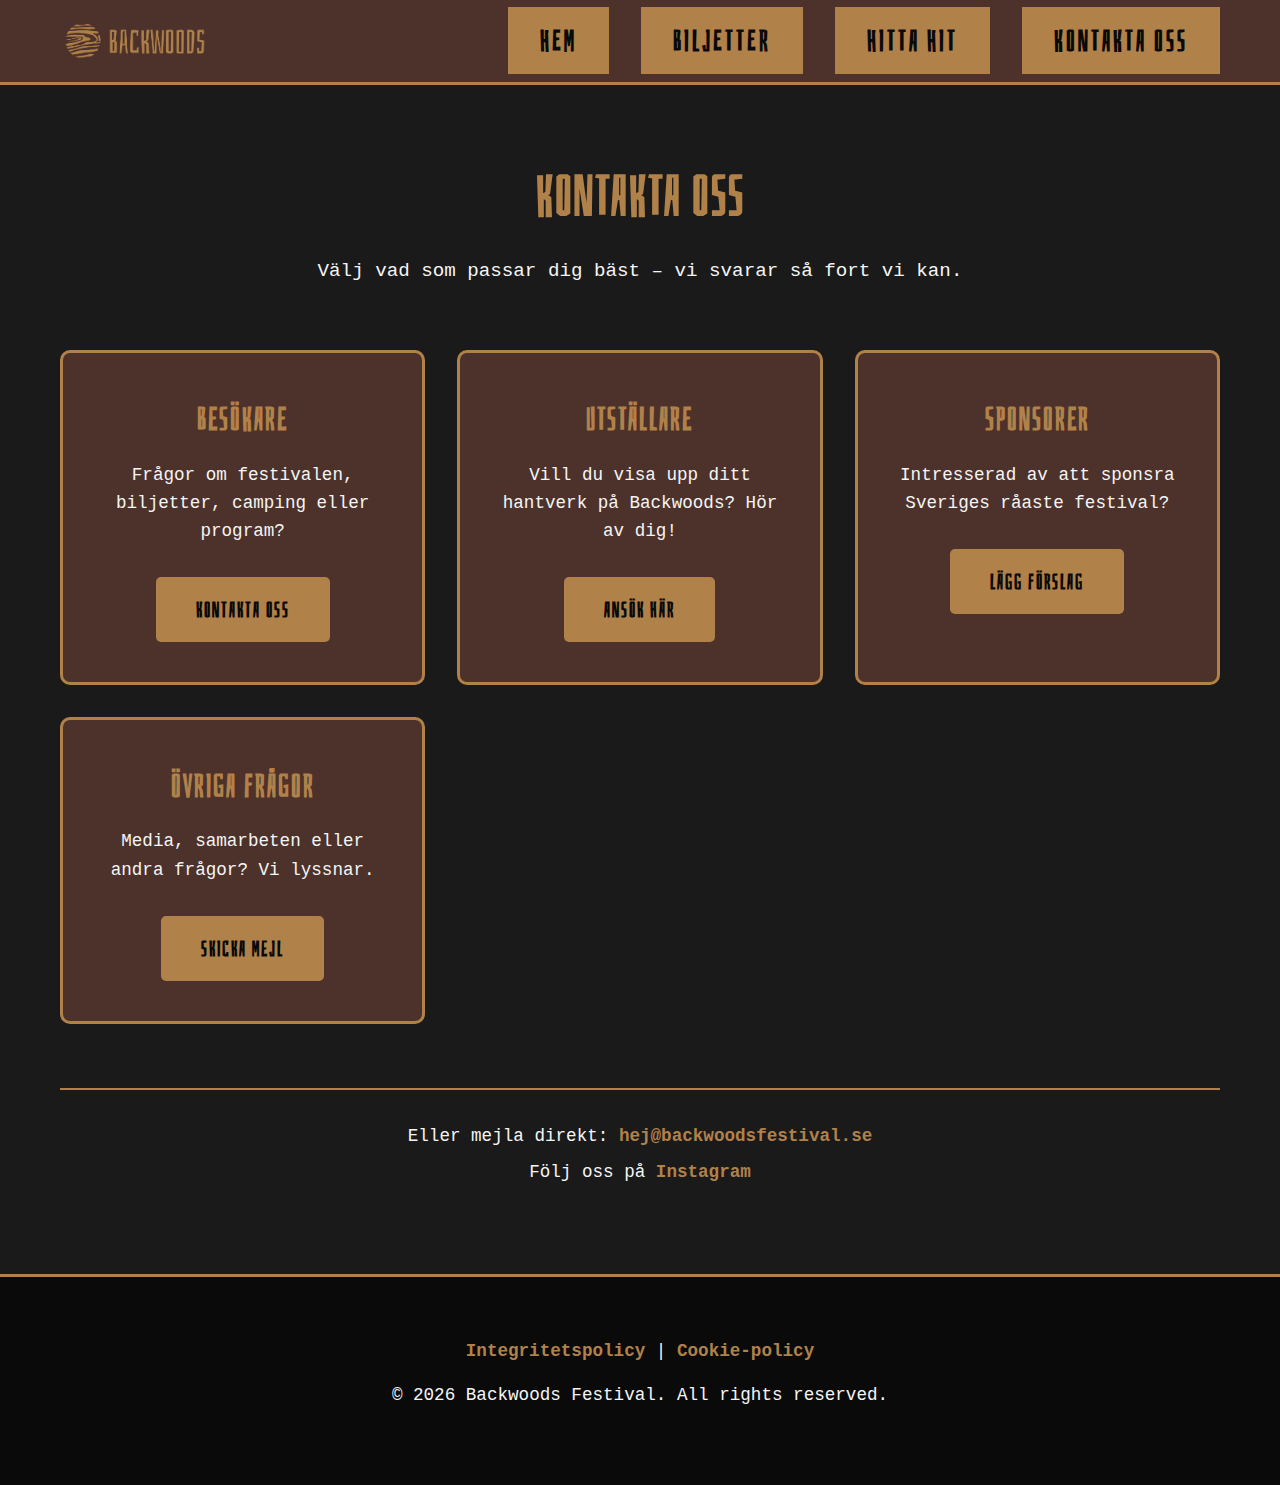
<file: kontakt.html>
<!DOCTYPE html>
<html lang="sv">
<head>
    <meta charset="UTF-8">
    <meta name="viewport" content="width=device-width, initial-scale=1.0">
    
    <!-- Google tag (gtag.js) -->
    <script async src="https://www.googletagmanager.com/gtag/js?id=G-4Q9FT55M7K"></script>
    <script>
      window.dataLayer = window.dataLayer || [];
      function gtag(){dataLayer.push(arguments);}
      gtag('js', new Date());
      gtag('config', 'G-4Q9FT55M7K');
    </script>
    
    <!-- SEO Meta Tags -->
    <title>Kontakta oss | Backwoods Festival 2026</title>
    <meta name="description" content="Har du frågor om Backwoods Festival? Kontakta oss här!">
    
    <!-- Favicon -->
    <link rel="icon" type="image/png" href="images/logo.png">
    
    <!-- Google Fonts -->
    <link href="https://fonts.googleapis.com/css2?family=Bahianita&display=swap" rel="stylesheet">
    
    <!-- Stylesheet -->
    <link rel="stylesheet" href="style.css">
</head>
<body>

    <!-- Navigation -->
    <nav id="navbar">
        <div class="nav-container">
            <a href="index.html">
                <img src="images/logo-header.png" alt="Backwoods Festival Logotyp" class="nav-logo">
            </a>
            <button class="hamburger" id="hamburger">
                <span></span>
                <span></span>
                <span></span>
            </button>
            <ul class="nav-menu" id="nav-menu">
                <li><a href="index.html#hem">Hem</a></li>
                <li><a href="index.html#biljetter">Biljetter</a></li>
                <li><a href="index.html#plats">Hitta hit</a></li>
                <li><a href="kontakt.html">Kontakta oss</a></li>
            </ul>
        </div>
    </nav>

    <!-- Kontakt Section -->
    <section class="contact-page">
        <div class="container">
            <h1>KONTAKTA OSS</h1>
            <p>Välj vad som passar dig bäst – vi svarar så fort vi kan.</p>
            
            <div class="contact-options">
                
                <!-- Besökare -->
                <div class="contact-card">
                    <h3>BESÖKARE</h3>
                    <p>Frågor om festivalen, biljetter, camping eller program?</p>
                    <a href="mailto:hej@backwoodsfestival.se?subject=Fråga från besökare - Backwoods 2026&body=Hej!%0A%0AJag har en fråga om festivalen:%0A%0A" class="contact-button">KONTAKTA OSS</a>
                </div>
                
                <!-- Utställare -->
                <div class="contact-card">
                    <h3>UTSTÄLLARE</h3>
                    <p>Vill du visa upp ditt hantverk på Backwoods? Hör av dig!</p>
                    <a href="mailto:hej@backwoodsfestival.se?subject=Intresse från utställare - Backwoods 2026&body=Hej!%0A%0AJag är intresserad av att ställa ut på Backwoods.%0A%0AVad jag gör:%0A%0AKontaktuppgifter:%0A%0A" class="contact-button">ANSÖK HÄR</a>
                </div>
                
                <!-- Sponsorer -->
                <div class="contact-card">
                    <h3>SPONSORER</h3>
                    <p>Intresserad av att sponsra Sveriges råaste festival?</p>
                    <a href="mailto:hej@backwoodsfestival.se?subject=Sponsorförfrågan - Backwoods 2026&body=Hej!%0A%0AJag/Vi är intresserade av att sponsra Backwoods.%0A%0AFöretag:%0A%0AKontaktperson:%0A%0ATelefon:%0A%0A" class="contact-button">LÄGG FÖRSLAG</a>
                </div>
                
                <!-- Övriga frågor -->
                <div class="contact-card">
                    <h3>ÖVRIGA FRÅGOR</h3>
                    <p>Media, samarbeten eller andra frågor? Vi lyssnar.</p>
                    <a href="mailto:hej@backwoodsfestival.se?subject=Fråga till Backwoods 2026&body=Hej!%0A%0AMitt meddelande:%0A%0A" class="contact-button">SKICKA MEJL</a>
                </div>
                
            </div>
            
            <div class="contact-direct">
                <p>Eller mejla direkt: <a href="mailto:hej@backwoodsfestival.se">hej@backwoodsfestival.se</a></p>
                <p>Följ oss på <a href="https://www.instagram.com/backwoods_festival/" target="_blank" rel="noopener">Instagram</a></p>
            </div>
        </div>
    </section>

    <!-- Footer -->
    <footer>
        <div class="container">
            <p><a href="integritet.html">Integritetspolicy</a> | <a href="cookies.html">Cookie-policy</a></p>
            <p>&copy; 2026 Backwoods Festival. All rights reserved.</p>
        </div>
    </footer>

    <!-- Cookie Banner -->
    <div id="cookie-banner" class="cookie-banner">
        <div class="cookie-content">
            <p>Vi använder cookies för att förbättra din upplevelse och analysera trafik. Genom att fortsätta använda sidan godkänner du vår användning av cookies.</p>
            <div class="cookie-buttons">
                <a href="cookies.html" class="cookie-link">Läs mer</a>
                <button id="accept-cookies" class="cookie-accept">Acceptera</button>
            </div>
        </div>
    </div>

    <!-- JavaScript -->
    <script src="script.js"></script>

</body>
</html>
</file>
<file: style.css>
/* ===================================
   BACKWOODS FESTIVAL - STYLESHEET
   Raw, Authentic, Crafted
   =================================== */

/* ========== RESET & BASE ========== */
* {
    margin: 0;
    padding: 0;
    box-sizing: border-box;
}

/* ========== FIXED BACKGROUND ========== */
body {
    background: url('images/hero-1.jpg') center/cover no-repeat fixed;
    background-color: #0a0a0a;
}

html {
    scroll-behavior: smooth;
}

body {
    font-family: 'Courier New', 'Courier', monospace;
    line-height: 1.6;
    color: #f5f5f5;
    background: url('images/hero-1.jpg') center top / cover no-repeat fixed;
    background-color: #0a0a0a;
    overflow-x: hidden;
}

img {
    max-width: 100%;
    height: auto;
    display: block;
}

a {
    text-decoration: none;
    color: inherit;
}

/* ========== TYPOGRAPHY ========== */
h1, h2, h3 {
    font-family: 'Bahianita', 'Impact', sans-serif;
    text-transform: uppercase;
    letter-spacing: 2px;
    color: #b1814a;
}

h1 {
    font-size: 4rem;
    margin-bottom: 1rem;
}

h2 {
    font-size: 2.5rem;
    margin-bottom: 1.5rem;
}

h3 {
    font-size: 1.5rem;
    margin-bottom: 0.5rem;
}

p {
    font-size: 1.1rem;
    margin-bottom: 1rem;
}

/* ========== CONTAINER ========== */
.container {
    max-width: 1200px;
    margin: 0 auto;
    padding: 0 20px;
}

/* ========== NAVIGATION ========== */
#navbar {
    position: fixed;
    top: 0;
    left: 0;
    width: 100%;
    background: #4c322a;
    z-index: 1000;
    padding: 1rem 0;
    border-bottom: 3px solid #b1814a;
}

.nav-container {
    max-width: 1200px;
    margin: 0 auto;
    padding: 0 20px;
    display: flex;
    justify-content: space-between;
    align-items: center;
}

.nav-logo {
    height: 50px;
    width: auto;
}

.nav-menu {
    display: flex;
    list-style: none;
    gap: 2rem;
}

.nav-menu a {
    color: #0a0a0a;
    background: #b1814a;
    padding: 1rem 2rem;
    font-size: 1.8rem;
    font-weight: bold;
    text-transform: uppercase;
    letter-spacing: 3px;
    font-family: 'Bahianita', 'Impact', sans-serif;
    transition: all 0.3s ease;
}

.nav-menu a:hover {
    background: #d19d5e;
    color: #0a0a0a;
}

/* Hamburger Menu (Mobile) */
.hamburger {
    display: none;
    flex-direction: column;
    background: none;
    border: none;
    cursor: pointer;
    gap: 5px;
    padding: 5px;
    z-index: 1001;
}

.hamburger span {
    width: 30px;
    height: 3px;
    background: #b1814a;
    transition: all 0.3s ease;
    transform-origin: center;
}

/* Hamburger Animation - X */
.hamburger.active span:nth-child(1) {
    transform: translateY(8px) rotate(45deg);
}

.hamburger.active span:nth-child(2) {
    opacity: 0;
}

.hamburger.active span:nth-child(3) {
    transform: translateY(-8px) rotate(-45deg);
}

/* ========== HERO SECTION ========== */
.hero {
    position: relative;
    height: 100vh;
    background: transparent;
    display: flex;
    align-items: center;
    justify-content: center;
    text-align: center;
}

.hero-overlay {
    position: absolute;
    top: 0;
    left: 0;
    width: 100%;
    height: 100%;
    background: rgba(0, 0, 0, 0.5);
}

.hero-content {
    position: relative;
    z-index: 10;
    color: #f5f5f5;
}

.hero-logo {
    width: 150px;
    margin: 0 auto 1rem;
}

.hero-text-logo {
    width: 400px;
    margin: 0 auto 1rem;
}

.hero-subtitle {
    font-size: 1.5rem;
    margin-bottom: 2rem;
    color: #b1814a;
    font-weight: bold;
}

.cta-button {
    display: inline-block;
    padding: 20px 60px;
    background: #b1814a;
    color: #0a0a0a;
    font-size: 2rem;
    font-weight: bold;
    font-family: 'Bahianita', 'Impact', sans-serif;
    text-transform: uppercase;
    letter-spacing: 3px;
    border-radius: 5px;
    transition: all 0.3s ease;
}

.cta-button:hover {
    background: #d19d5e;
    transform: scale(1.05);
}

/* ========== ABOUT SECTION ========== */
.about {
    padding: 80px 0;
    background: rgba(10, 10, 10, 0.92);
    text-align: center;
}

.about h2 {
    color: #b1814a;
}

.about p {
    max-width: 800px;
    margin: 0 auto 1.5rem;
    font-size: 1.2rem;
    line-height: 1.8;
}

/* ========== EXPERIENCE SECTION (Simple Blocks) ========== */
/* ========== PROGRAM SECTION ========== */
.program {
    padding: 80px 0;
    background: rgba(33, 14, 5, 0.92);
    text-align: center;
}

.program h2 {
    color: #b1814a;
    font-size: 3rem;
    margin-bottom: 3rem;
    font-family: 'Bahianita', 'Impact', sans-serif;
    text-transform: uppercase;
    letter-spacing: 3px;
}

.program-subtitle {
    color: #888;
    font-size: 1rem;
    font-style: italic;
    margin-bottom: 2.5rem;
    text-align: center;
}

.program-image-container {
    max-width: 1200px;
    margin: 0 auto;
    background: #4c322a;
    padding: 2rem;
    border-radius: 10px;
    border: 3px solid #b1814a;
}

.program-image {
    width: 100%;
    height: auto;
    display: block;
    border-radius: 5px;
}

/* Mobile */
@media (max-width: 768px) {
    .program h2 {
        font-size: 2rem;
    }
    
    .program-image-container {
        padding: 1rem;
        max-width: 100%;
    }
}

/* ========== TIMBERSPORTS SECTION ========== */
.timbersports {
    padding: 80px 0;
    background: rgba(10, 10, 10, 0.92);
}

.timbersports h2 {
    text-align: center;
    color: #b1814a;
    font-size: 3rem;
    margin-bottom: 3rem;
    font-family: 'Bahianita', 'Impact', sans-serif;
    text-transform: uppercase;
    letter-spacing: 3px;
}

.timbersports-brand {
    font-family: 'Impact', 'Arial Black', sans-serif;
    color: #f5f5f5;
    font-weight: 900;
    font-style: italic;
    letter-spacing: 2px;
    display: inline-block;
}

.timbersports-content {
    display: flex;
    flex-direction: column;
    gap: 3rem;
    max-width: 900px;
    margin: 0 auto;
}

/* Video */
.timbersports-video {
    position: relative;
    padding-bottom: 56.25%; /* 16:9 aspect ratio */
    height: 0;
    overflow: hidden;
    border-radius: 10px;
    border: 3px solid #b1814a;
}

.timbersports-video iframe {
    position: absolute;
    top: 0;
    left: 0;
    width: 100%;
    height: 100%;
}

/* Text & Image */
.timbersports-info p {
    font-size: 1.2rem;
    line-height: 1.8;
    margin-bottom: 1.5rem;
    text-align: center;
}

.timbersports-image {
    width: 100%;
    border-radius: 10px;
    border: 3px solid #b1814a;
    margin-top: 2rem;
}

/* Mobile */
@media (max-width: 768px) {
    .timbersports h2 {
        font-size: 2rem;
    }
    
    .timbersports-content {
        grid-template-columns: 1fr;
        gap: 2rem;
    }
    
    .timbersports-info p {
        font-size: 1.1rem;
    }
}

/* ========== LOCATION SECTION ========== */
.location {
    padding: 80px 0;
    background: rgba(26, 26, 26, 0.92);
    text-align: center;
}

.location h2 {
    margin-bottom: 1rem;
}

.location p {
    max-width: 700px;
    margin: 0 auto 2rem;
    font-size: 1.2rem;
}

.map-container {
    max-width: 900px;
    margin: 0 auto;
    border-radius: 10px;
    overflow: hidden;
    border: 3px solid #b1814a;
    height: 500px;
}

.map-container iframe {
    width: 100%;
    height: 100%;
}

/* Mobile */
@media (max-width: 768px) {
    .map-container {
        height: 400px;
    }
}

/* ========== TICKETS SECTION ========== */
.tickets {
    padding: 80px 0;
    background: rgba(10, 10, 10, 0.92);
    text-align: center;
}

.tickets h2 {
    margin-bottom: 1rem;
}

.tickets-info {
    font-size: 1.3rem;
    color: #b1814a;
    margin-bottom: 1rem;
}

.ticket-placeholder {
    max-width: 600px;
    margin: 2rem auto;
    padding: 2rem;
    background: #1a1a1a;
    border: 2px dashed #b1814a;
    border-radius: 10px;
}

.ticket-placeholder p {
    color: #888;
    font-style: italic;
}

.tickets-tagline {
    font-size: 1.3rem;
    margin-bottom: 1rem;
    color: #f5f5f5;
}

.ticket-cta {
    display: inline-block;
    padding: 1.5rem 4rem;
    background: #b1814a;
    color: #0a0a0a;
    font-size: 1.8rem;
    font-weight: bold;
    font-family: 'Bahianita', 'Impact', sans-serif;
    text-transform: uppercase;
    letter-spacing: 3px;
    text-decoration: none;
    border-radius: 5px;
    transition: all 0.3s ease;
}

.ticket-cta:hover {
    background: #d19d5e;
    transform: scale(1.05);
}


/* ========== CONTACT PAGE ========== */
.contact-page {
    padding: 150px 0 80px;
    background: #1a1a1a;
    text-align: center;
    min-height: 100vh;
}

.contact-page h1 {
    color: #b1814a;
    font-size: 3.5rem;
    margin-bottom: 1rem;
}

.contact-page > .container > p {
    font-size: 1.2rem;
    margin-bottom: 4rem;
    color: #f5f5f5;
}

.contact-options {
    display: grid;
    grid-template-columns: repeat(auto-fit, minmax(280px, 1fr));
    gap: 2rem;
    max-width: 1200px;
    margin: 0 auto 4rem;
}

.contact-card {
    background: #4c322a;
    padding: 2.5rem 2rem;
    border-radius: 10px;
    border: 3px solid #b1814a;
    transition: transform 0.3s ease, border-color 0.3s ease;
}

.contact-card:hover {
    transform: translateY(-10px);
    border-color: #d19d5e;
}

.contact-card h3 {
    color: #b1814a;
    font-size: 2rem;
    margin-bottom: 1rem;
    font-family: 'Bahianita', 'Impact', sans-serif;
}

.contact-card p {
    font-size: 1.1rem;
    margin-bottom: 2rem;
    color: #f5f5f5;
    line-height: 1.6;
}

.contact-button {
    display: inline-block;
    padding: 1rem 2.5rem;
    background: #b1814a;
    color: #0a0a0a;
    font-size: 1.3rem;
    font-weight: bold;
    font-family: 'Bahianita', 'Impact', sans-serif;
    text-transform: uppercase;
    letter-spacing: 2px;
    text-decoration: none;
    border-radius: 5px;
    transition: all 0.3s ease;
}

.contact-button:hover {
    background: #d19d5e;
    transform: scale(1.05);
}

.contact-direct {
    margin-top: 3rem;
    padding-top: 2rem;
    border-top: 2px solid #b1814a;
}

.contact-direct p {
    font-size: 1.1rem;
    margin-bottom: 0.5rem;
}

.contact-direct a {
    color: #b1814a;
    font-weight: bold;
}

.contact-direct a:hover {
    color: #d19d5e;
    text-decoration: underline;
}

/* Mobile */
@media (max-width: 768px) {
    .contact-page h1 {
        font-size: 2.5rem;
    }
    
    .contact-options {
        grid-template-columns: 1fr;
        gap: 1.5rem;
    }
    
    .contact-card {
        padding: 2rem 1.5rem;
    }
    
    .contact-card h3 {
        font-size: 1.6rem;
    }
    
    .contact-button {
        font-size: 1.1rem;
        padding: 0.8rem 2rem;
    }
}


/* ========== FOOTER ========== */
footer {
    padding: 60px 0;
    background: #0a0a0a;
    text-align: center;
    border-top: 3px solid #b1814a;
    position: relative;
    z-index: 10;
    width: 100%;
}

footer p {
    margin-bottom: 1rem;
    font-size: 1.1rem;
    color: #f5f5f5;
}

footer a {
    color: #b1814a;
    font-weight: bold;
    transition: color 0.3s ease;
}

footer a:hover {
    color: #d19d5e;
    text-decoration: underline;
}

/* ========== MOBILE RESPONSIVE ========== */
@media (max-width: 768px) {
    /* Navigation */
    .nav-menu {
        position: fixed;
        top: 70px;
        right: -100%;
        width: 100%;
        height: calc(100vh - 70px);
        background: rgba(10, 10, 10, 0.98);
        flex-direction: column;
        align-items: center;
        justify-content: center;
        gap: 2rem;
        transition: right 0.3s ease;
    }

    .nav-menu.active {
        right: 0;
    }

    .hamburger {
        display: flex;
    }

    /* Hero */
    .hero-text-logo {
        width: 80%;
        max-width: 300px;
    }

    h1 {
        font-size: 2.5rem;
    }

    .hero-subtitle {
        font-size: 1.2rem;
    }

    /* Typography */
    h2 {
        font-size: 2rem;
    }

    h3 {
        font-size: 1.3rem;
    }

    p {
        font-size: 1rem;
    }

    /* Experience Grid */
    .experience-grid {
        grid-template-columns: 1fr;
    }

    /* CTA Button */
    .cta-button {
        font-size: 1rem;
        padding: 12px 30px;
    }
}

/* ========== 404 PAGE ========== */
.error-page {
    position: relative;
    height: 100vh;
    background: url('images/hero-1.jpg') center/cover no-repeat;
    display: flex;
    align-items: center;
    justify-content: center;
    text-align: center;
}

.error-overlay {
    position: absolute;
    top: 0;
    left: 0;
    width: 100%;
    height: 100%;
    background: rgba(0, 0, 0, 0.7);
}

.error-content {
    position: relative;
    z-index: 10;
    color: #f5f5f5;
}

.error-content h1 {
    font-size: 8rem;
    color: #b1814a;
    margin-bottom: 1rem;
    font-family: 'Bahianita', 'Impact', sans-serif;
}

.error-content h2 {
    font-size: 2.5rem;
    margin-bottom: 1rem;
}

.error-content p {
    font-size: 1.3rem;
    margin-bottom: 2rem;
}

@media (max-width: 768px) {
    .error-content h1 {
        font-size: 5rem;
    }
    
    .error-content h2 {
        font-size: 1.8rem;
    }
}

/* ========== POLICY PAGES ========== */
.policy-page {
    padding: 150px 0 80px;
    background: #1a1a1a;
    min-height: 100vh;
}

.policy-page .container {
    max-width: 900px;
}

.policy-page h1 {
    color: #b1814a;
    font-size: 3rem;
    margin-bottom: 0.5rem;
    text-align: center;
}

.update-date {
    text-align: center;
    color: #888;
    font-size: 0.9rem;
    margin-bottom: 3rem;
}

.policy-page h2 {
    color: #b1814a;
    font-size: 2rem;
    margin-top: 2.5rem;
    margin-bottom: 1rem;
}

.policy-page h3 {
    color: #d19d5e;
    font-size: 1.5rem;
    margin-top: 1.5rem;
    margin-bottom: 0.5rem;
}

.policy-page p {
    font-size: 1.1rem;
    line-height: 1.8;
    margin-bottom: 1rem;
}

.policy-page ul {
    margin-left: 2rem;
    margin-bottom: 1.5rem;
}

.policy-page li {
    font-size: 1.1rem;
    line-height: 1.8;
    margin-bottom: 0.5rem;
}

.policy-page a {
    color: #b1814a;
    font-weight: bold;
}

.policy-page a:hover {
    color: #d19d5e;
    text-decoration: underline;
}

@media (max-width: 768px) {
    .policy-page h1 {
        font-size: 2.2rem;
    }
    
    .policy-page h2 {
        font-size: 1.6rem;
    }
}

/* ========== COOKIE BANNER ========== */
.cookie-banner {
    position: fixed;
    bottom: 0;
    left: 0;
    width: 100%;
    background: #210e05;
    border-top: 3px solid #b1814a;
    padding: 1.5rem;
    z-index: 9999;
    display: none;
    animation: slideUp 0.5s ease;
}

.cookie-banner.show {
    display: block;
}

@keyframes slideUp {
    from {
        transform: translateY(100%);
    }
    to {
        transform: translateY(0);
    }
}

.cookie-content {
    max-width: 1200px;
    margin: 0 auto;
    display: flex;
    justify-content: space-between;
    align-items: center;
    gap: 2rem;
}

.cookie-content p {
    font-size: 1rem;
    margin: 0;
    color: #f5f5f5;
}

.cookie-buttons {
    display: flex;
    gap: 1rem;
    flex-shrink: 0;
}

.cookie-link {
    padding: 0.8rem 1.5rem;
    background: transparent;
    border: 2px solid #b1814a;
    color: #b1814a;
    font-size: 1rem;
    font-weight: bold;
    font-family: 'Bahianita', 'Impact', sans-serif;
    text-transform: uppercase;
    border-radius: 5px;
    cursor: pointer;
    transition: all 0.3s ease;
    text-decoration: none;
    display: inline-block;
}

.cookie-link:hover {
    background: #b1814a;
    color: #0a0a0a;
}

.cookie-accept {
    padding: 0.8rem 2rem;
    background: #b1814a;
    color: #0a0a0a;
    font-size: 1rem;
    font-weight: bold;
    font-family: 'Bahianita', 'Impact', sans-serif;
    text-transform: uppercase;
    border: none;
    border-radius: 5px;
    cursor: pointer;
    transition: all 0.3s ease;
}

.cookie-accept:hover {
    background: #d19d5e;
    transform: scale(1.05);
}

@media (max-width: 768px) {
    .cookie-content {
        flex-direction: column;
        text-align: center;
    }
    
    .cookie-buttons {
        width: 100%;
        flex-direction: column;
    }
    
    .cookie-link,
    .cookie-accept {
        width: 100%;
    }
}
</file>
